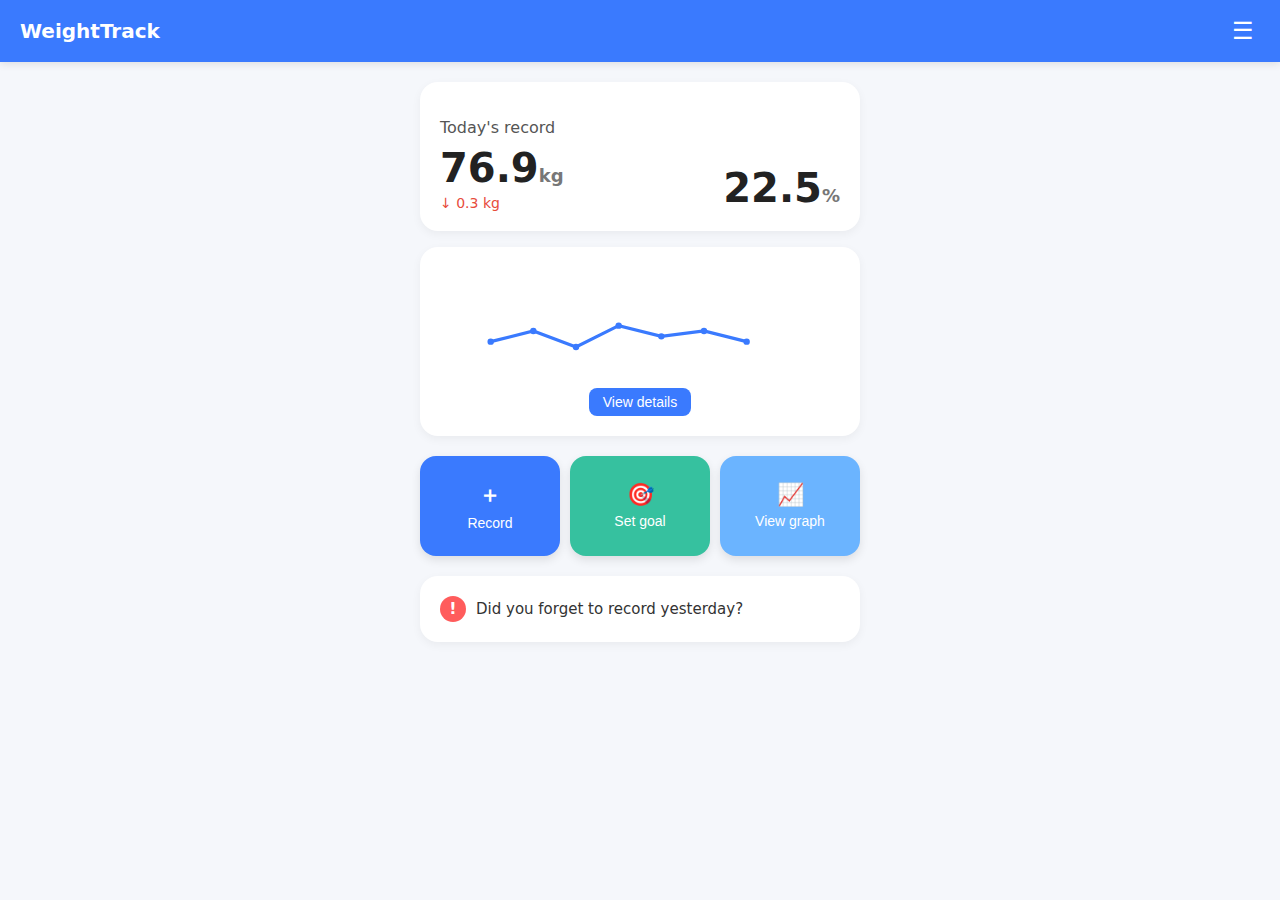
<file: index.html>
<!DOCTYPE html>
<html lang="en">
<head>
  <meta charset="UTF-8" />
  <meta name="viewport" content="width=device-width, initial-scale=1.0" />
  <title>WeightTrack</title>
  <link rel="stylesheet" href="css/style.css" />
</head>
<body>
  <header class="app-header">
    <h1>WeightTrack</h1>
    <button class="menu-btn">☰</button>
  </header>

  <main class="app-content">
    <section class="card record-card">
      <p class="label">Today's record</p>
      <div class="record-values">
        <div>
          <h2 class="value">76.9<span>kg</span></h2>
          <div class="diff">↓ 0.3 kg</div>
        </div>
        <div>
          <h2 class="value">22.5<span>%</span></h2>
        </div>
      </div>
    </section>

    <section class="card chart-card">
      <div class="chart">
        <svg viewBox="0 0 300 100">
          <polyline fill="none" stroke="#3a7afe" stroke-width="3"
            points="10,70 50,60 90,75 130,55 170,65 210,60 250,70" />
          <circle cx="10" cy="70" r="3" fill="#3a7afe"/>
          <circle cx="50" cy="60" r="3" fill="#3a7afe"/>
          <circle cx="90" cy="75" r="3" fill="#3a7afe"/>
          <circle cx="130" cy="55" r="3" fill="#3a7afe"/>
          <circle cx="170" cy="65" r="3" fill="#3a7afe"/>
          <circle cx="210" cy="60" r="3" fill="#3a7afe"/>
          <circle cx="250" cy="70" r="3" fill="#3a7afe"/>
        </svg>
        <button class="btn-small">View details</button>
      </div>
    </section>

    <section class="grid-buttons">
      <button class="grid-btn record-btn">＋<br><span>Record</span></button>
      <button class="grid-btn goal-btn">🎯<br><span>Set goal</span></button>
      <button class="grid-btn graph-btn">📈<br><span>View graph</span></button>
    </section>

    <section class="card notice">
      <div class="notice-icon">!</div>
      <div class="notice-text">Did you forget to record yesterday?</div>
    </section>
  </main>
</body>
</html>
</file>
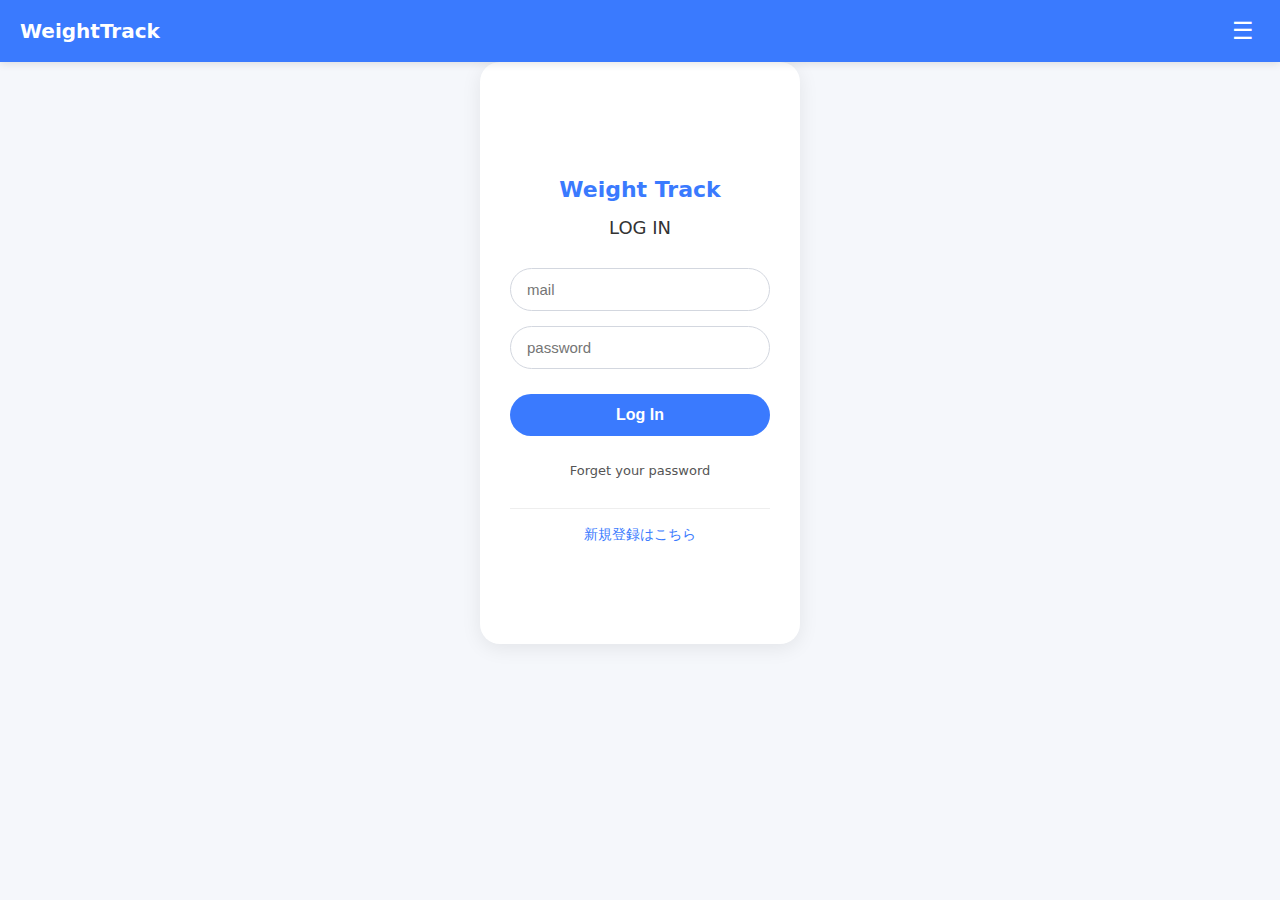
<file: login.html>
<!DOCTYPE html>
<html lang="en">

<head>
    <meta charset="UTF-8" />
    <meta name="viewport" content="width=device-width, initial-scale=1.0" />
    <title>Weight Track - Login</title>
    <link rel="stylesheet" href="css/login.css" />
</head>

<body>
    <header class="app-header">
        <h1>WeightTrack</h1>
        <button class="menu-btn">☰</button>
    </header>

    <div class="login-container">
        <h1 class="app-title">Weight Track</h1>
        <h2 class="login-title">LOG IN</h2>

        <form class="login-form">
            <input type="email" placeholder="mail" class="input-field" required />
            <input type="password" placeholder="password" class="input-field" required />

            <button type="submit" class="login-btn">Log In</button>

            <a href="#" class="forgot-link">Forget your password</a>
        </form>

        <div class="signup">
            <a href="#" class="signup-link">新規登録はこちら</a>
        </div>
    </div>
</body>

</html>
</file>
<file: css/style.css>
/* ============ Base ============ */
* { box-sizing: border-box; }

body {
  font-family: 'Inter', system-ui, sans-serif;
  background: #f5f7fb;
  margin: 0;
  color: #222;
  display: flex;
  flex-direction: column;
  min-height: 100vh;
}

/* ============ Header ============ */
.app-header {
  background: #3a7afe;
  color: #fff;
  display: flex;
  justify-content: space-between;
  align-items: center;
  padding: 16px 20px;
  box-shadow: 0 2px 8px rgba(0,0,0,0.1);
  position: sticky;
  top: 0;
  z-index: 100;
}

.app-header h1 {
  margin: 0;
  font-size: 20px;
  font-weight: 600;
}

.menu-btn {
  background: transparent;
  border: none;
  font-size: 24px;
  color: #fff;
  cursor: pointer;
}

/* ============ Layout ============ */
.app-content {
  padding: 20px;
  flex: 1;
  max-width: 480px;
  margin: 0 auto;
  width: 100%;
}

/* ============ Cards ============ */
.card {
  background: #fff;
  border-radius: 18px;
  padding: 20px;
  margin-bottom: 16px;
  box-shadow: 0 3px 10px rgba(0,0,0,0.05);
}

/* ============ Record Section ============ */
.record-card .label {
  color: #555;
  font-weight: 500;
  margin-bottom: 8px;
}

.record-values {
  display: flex;
  justify-content: space-between;
  align-items: flex-end;
}

.value {
  font-size: 40px;
  margin: 0;
  font-weight: 700;
}

.value span {
  font-size: 18px;
  color: #777;
}

.diff {
  color: #e74c3c;
  font-size: 14px;
  margin-top: 4px;
}

/* ============ Chart ============ */
.chart {
  text-align: center;
}

.chart svg {
  width: 100%;
  max-width: 320px;
  height: auto;
}

.btn-small {
  margin-top: 10px;
  background: #3a7afe;
  color: #fff;
  border: none;
  border-radius: 8px;
  padding: 6px 14px;
  font-size: 14px;
  cursor: pointer;
}

/* ============ Grid Buttons ============ */
.grid-buttons {
  display: grid;
  grid-template-columns: repeat(3, 1fr);
  gap: 10px;
  margin: 20px 0;
}

.grid-btn {
  display: flex;
  flex-direction: column;
  align-items: center;
  justify-content: center;
  border: none;
  border-radius: 16px;
  color: #fff;
  font-size: 22px;
  font-weight: 600;
  height: 100px;
  cursor: pointer;
  box-shadow: 0 4px 10px rgba(0,0,0,0.1);
  transition: transform 0.1s ease, opacity 0.1s ease;
}

.grid-btn span {
  font-size: 14px;
  font-weight: 500;
  margin-top: 5px;
}

.grid-btn:hover {
  transform: scale(1.05);
  opacity: 0.9;
}

.record-btn { background: #3a7afe; }
.goal-btn { background: #36c19f; }
.graph-btn { background: #6bb4ff; }

/* ============ Notice ============ */
.notice {
  display: flex;
  align-items: center;
  gap: 10px;
}

.notice-icon {
  background: #ff5c5c;
  color: #fff;
  border-radius: 50%;
  width: 26px;
  height: 26px;
  display: flex;
  align-items: center;
  justify-content: center;
  font-weight: bold;
}

.notice-text {
  flex: 1;
  font-size: 15px;
  color: #333;
}

/* ============ Responsive ============ */
@media (max-width: 480px) {
  .app-content { padding: 15px; }
  .grid-btn { height: 90px; font-size: 20px; }
  .grid-btn span { font-size: 13px; }
}
</file>
<file: css/login.css>
/* ====== 全体レイアウト ====== */
* { box-sizing: border-box; }

body {
  font-family: 'Inter', system-ui, sans-serif;
  background: #f5f7fb;
  margin: 0;
  color: #222;
  display: flex;
  flex-direction: column;
  min-height: 100vh;
}


/* ============ Header ============ */
.app-header {
  background: #3a7afe;
  color: #fff;
  display: flex;
  justify-content: space-between;
  align-items: center;
  padding: 16px 20px;
  box-shadow: 0 2px 8px rgba(0,0,0,0.1);
  position: sticky;
  top: 0;
  z-index: 100;
}

.app-header h1 {
  margin: 0;
  font-size: 20px;
  font-weight: 600;
}

.menu-btn {
  background: transparent;
  border: none;
  font-size: 24px;
  color: #fff;
  cursor: pointer;
}


/* ====== コンテナ ====== */
.login-container {
  background: #fff;
  width: 320px;
  padding: 100px 30px;
  margin: 0 auto;
  border-radius: 20px;
  box-shadow: 0 4px 20px rgba(0,0,0,0.08);
  text-align: center;
}

/* ====== タイトル ====== */
.app-title {
  font-size: 22px;
  font-weight: 600;
  color: #3a7afe;
  margin-bottom: 10px;
}

.login-title {
  font-size: 18px;
  font-weight: 500;
  margin-bottom: 30px;
  color: #333;
}

/* ====== フォーム ====== */
.login-form {
  display: flex;
  flex-direction: column;
  gap: 15px;
}

.input-field {
  padding: 12px 16px;
  font-size: 15px;
  border: 1.8px solid #d3d7df;
  border-radius: 25px;
  outline: none;
  transition: all 0.2s ease;
}

.input-field:focus {
  border-color: #3a7afe;
  box-shadow: 0 0 0 3px rgba(58, 122, 254, 0.15);
}

/* ====== ログインボタン ====== */
.login-btn {
  background: #3a7afe;
  color: #fff;
  border: none;
  border-radius: 25px;
  padding: 12px 0;
  font-size: 16px;
  font-weight: 600;
  cursor: pointer;
  margin-top: 10px;
  transition: background 0.2s ease;
}

.login-btn:hover {
  background: #2e68e0;
}

/* ====== パスワード忘れリンク ====== */
.forgot-link {
  display: block;
  margin-top: 12px;
  font-size: 13px;
  color: #555;
  text-decoration: none;
}

.forgot-link:hover {
  text-decoration: underline;
}

/* ====== 新規登録リンク ====== */
.signup {
  margin-top: 30px;
  border-top: 1px solid #eee;
  padding-top: 15px;
}

.signup-link {
  color: #3a7afe;
  font-size: 14px;
  text-decoration: none;
  font-weight: 500;
}

.signup-link:hover {
  text-decoration: underline;
}
</file>
